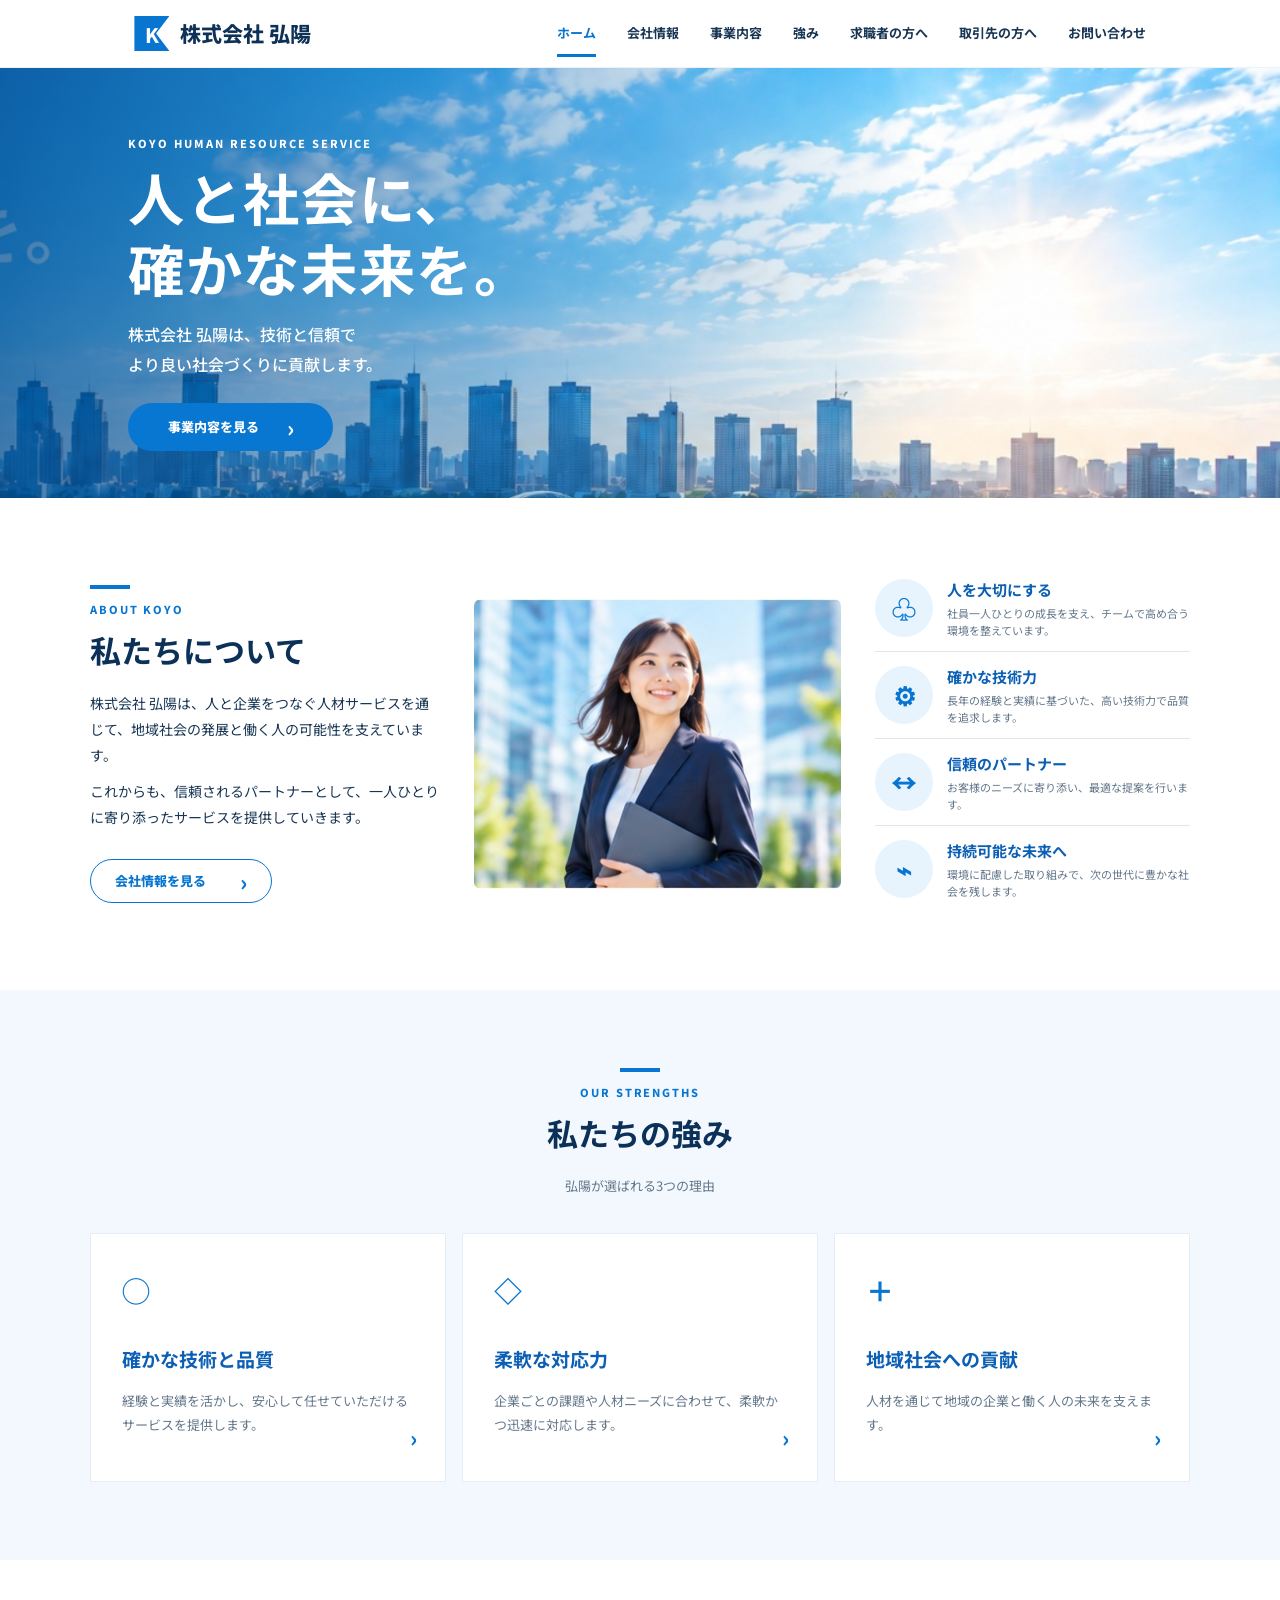
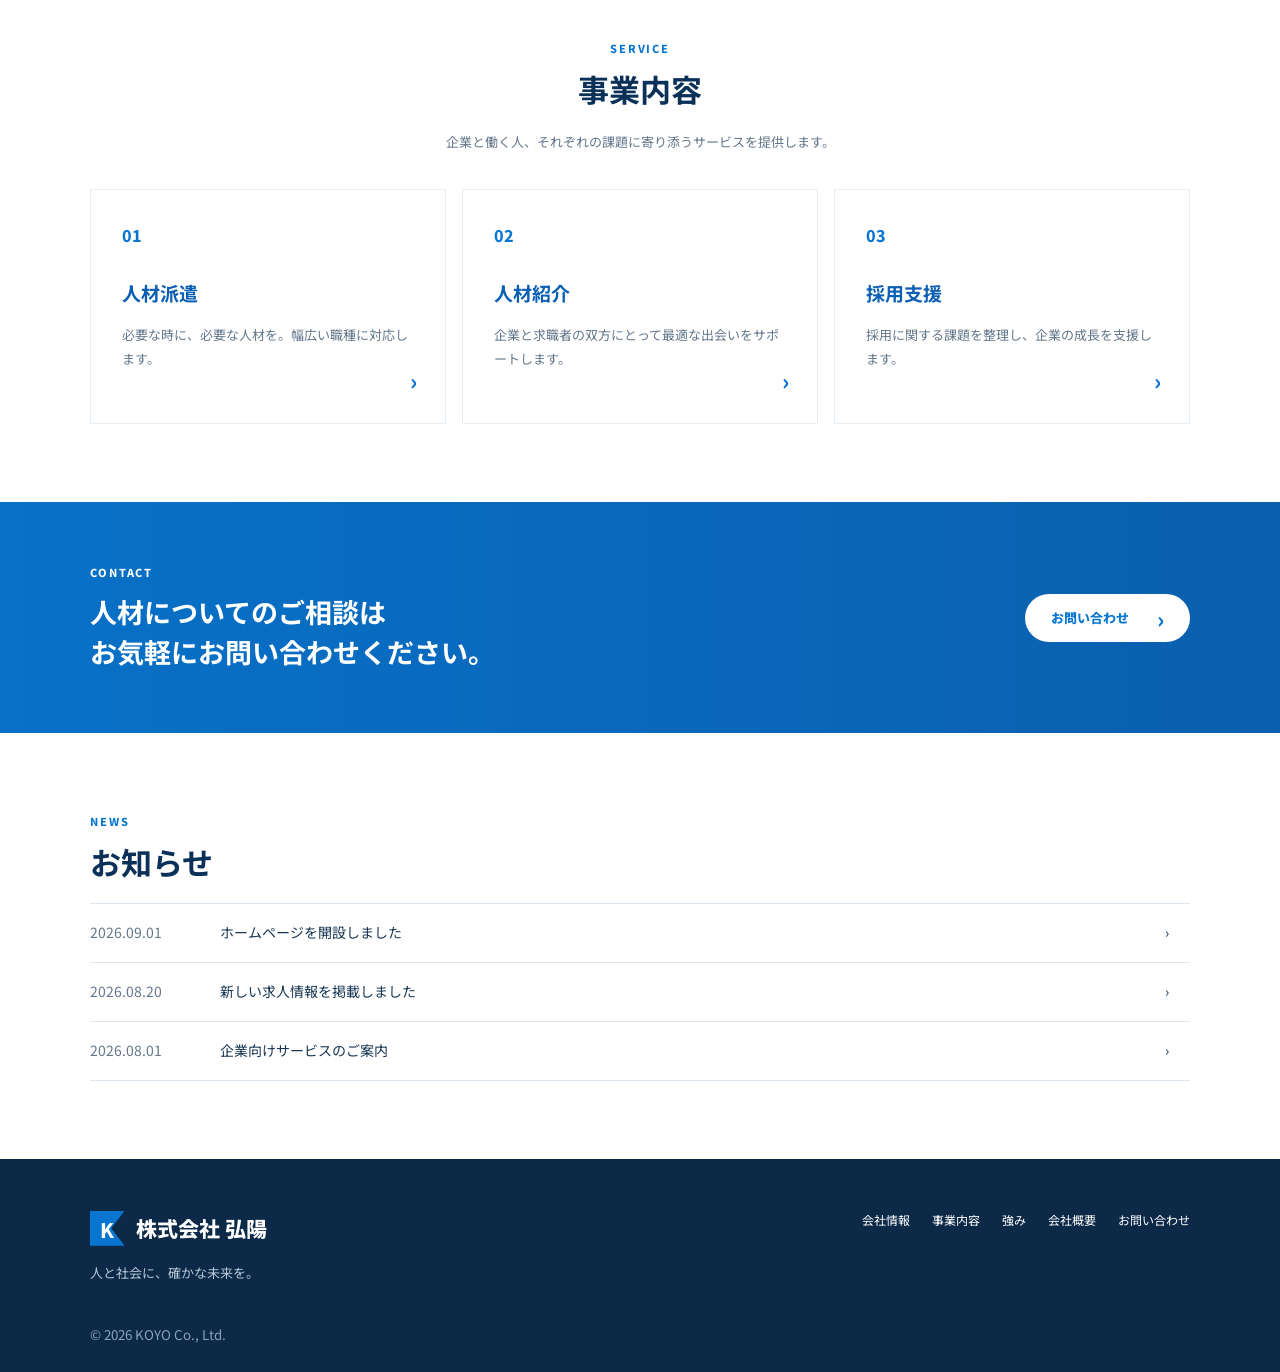
<file: index.html>
<!doctype html>
<html lang="ja">
<head>
<meta charset="utf-8">
<meta name="viewport" content="width=device-width,initial-scale=1">
<meta name="description" content="株式会社弘陽 - 人と企業の未来をつなぐ人材サービス">
<title>株式会社弘陽 | 人と社会に、確かな未来を。</title>
<link rel="stylesheet" href="assets/css/style.css">
</head>
<body>
<header class="header">
  <a class="logo" href="index.html"><span>K</span><strong>株式会社 弘陽</strong></a>
  <button class="menu-btn" aria-label="メニュー">☰</button>
  <nav class="nav">
    <a class="active" href="index.html">ホーム</a>
    <a href="about.html">会社情報</a>
    <a href="business.html">事業内容</a>
    <a href="strengths.html">強み</a>
    <a href="jobseekers.html">求職者の方へ</a>
    <a href="companies.html">取引先の方へ</a>
    <a href="contact.html">お問い合わせ</a>
  </nav>
</header>

<main>
<section class="hero-home">
  <img class="hero-home-image" src="assets/images/hero-city.jpg" alt="青空と都市の街並み">
  <div class="hero-overlay"></div>
  <div class="hero-copy-home">
    <p class="eyebrow light">KOYO HUMAN RESOURCE SERVICE</p>
    <h1>人と社会に、<br>確かな未来を。</h1>
    <p>株式会社 弘陽は、技術と信頼で<br>より良い社会づくりに貢献します。</p>
    <a class="btn hero-btn" href="business.html">事業内容を見る <span>›</span></a>
  </div>
</section>

<section class="about-home section">
  <div class="about-copy">
    <p class="section-mark"></p>
    <p class="eyebrow">ABOUT KOYO</p>
    <h2>私たちについて</h2>
    <p>株式会社 弘陽は、人と企業をつなぐ人材サービスを通じて、地域社会の発展と働く人の可能性を支えています。</p>
    <p>これからも、信頼されるパートナーとして、一人ひとりに寄り添ったサービスを提供していきます。</p>
    <a class="outline-btn" href="about.html">会社情報を見る <span>›</span></a>
  </div>
  <div class="about-photo"><img src="assets/images/about-woman.jpg" alt="ビジネスシーンで働く女性"></div>
  <div class="values">
    <div class="value"><span class="value-icon">♧</span><div><h3>人を大切にする</h3><p>社員一人ひとりの成長を支え、チームで高め合う環境を整えています。</p></div></div>
    <div class="value"><span class="value-icon">⚙</span><div><h3>確かな技術力</h3><p>長年の経験と実績に基づいた、高い技術力で品質を追求します。</p></div></div>
    <div class="value"><span class="value-icon">↔</span><div><h3>信頼のパートナー</h3><p>お客様のニーズに寄り添い、最適な提案を行います。</p></div></div>
    <div class="value"><span class="value-icon">⌁</span><div><h3>持続可能な未来へ</h3><p>環境に配慮した取り組みで、次の世代に豊かな社会を残します。</p></div></div>
  </div>
</section>

<section class="strengths-home section">
  <div class="section-heading center"><p class="section-mark"></p><p class="eyebrow">OUR STRENGTHS</p><h2>私たちの強み</h2><p>弘陽が選ばれる3つの理由</p></div>
  <div class="cards three strength-cards">
    <a class="card" href="strengths.html"><span class="card-icon">◯</span><h3>確かな技術と品質</h3><p>経験と実績を活かし、安心して任せていただけるサービスを提供します。</p><span class="arrow">›</span></a>
    <a class="card" href="strengths.html"><span class="card-icon">◇</span><h3>柔軟な対応力</h3><p>企業ごとの課題や人材ニーズに合わせて、柔軟かつ迅速に対応します。</p><span class="arrow">›</span></a>
    <a class="card" href="strengths.html"><span class="card-icon">＋</span><h3>地域社会への貢献</h3><p>人材を通じて地域の企業と働く人の未来を支えます。</p><span class="arrow">›</span></a>
  </div>
</section>

<section class="home-service section">
  <div class="section-heading center"><p class="eyebrow">SERVICE</p><h2>事業内容</h2><p>企業と働く人、それぞれの課題に寄り添うサービスを提供します。</p></div>
  <div class="cards three">
    <a class="card" href="business.html"><span class="num">01</span><h3>人材派遣</h3><p>必要な時に、必要な人材を。幅広い職種に対応します。</p><span class="arrow">›</span></a>
    <a class="card" href="business.html"><span class="num">02</span><h3>人材紹介</h3><p>企業と求職者の双方にとって最適な出会いをサポートします。</p><span class="arrow">›</span></a>
    <a class="card" href="business.html"><span class="num">03</span><h3>採用支援</h3><p>採用に関する課題を整理し、企業の成長を支援します。</p><span class="arrow">›</span></a>
  </div>
</section>

<section class="cta-home">
  <div><p class="eyebrow light">CONTACT</p><h2>人材についてのご相談は<br>お気軽にお問い合わせください。</h2></div>
  <a class="btn white" href="contact.html">お問い合わせ <span>›</span></a>
</section>

<section class="news section">
  <div class="section-heading"><p class="eyebrow">NEWS</p><h2>お知らせ</h2></div>
  <div class="news-list">
    <a href="#"><time>2026.09.01</time><span>ホームページを開設しました</span>›</a>
    <a href="#"><time>2026.08.20</time><span>新しい求人情報を掲載しました</span>›</a>
    <a href="#"><time>2026.08.01</time><span>企業向けサービスのご案内</span>›</a>
  </div>
</section>
</main>

<footer class="footer">
  <div><a class="logo footer-logo" href="index.html"><span>K</span><strong>株式会社 弘陽</strong></a><p>人と社会に、確かな未来を。</p></div>
  <div class="footer-links"><a href="about.html">会社情報</a><a href="business.html">事業内容</a><a href="strengths.html">強み</a><a href="company.html">会社概要</a><a href="contact.html">お問い合わせ</a></div>
  <small>© 2026 KOYO Co., Ltd.</small>
</footer>
<script src="assets/js/main.js"></script>
</body>
</html>
</file>
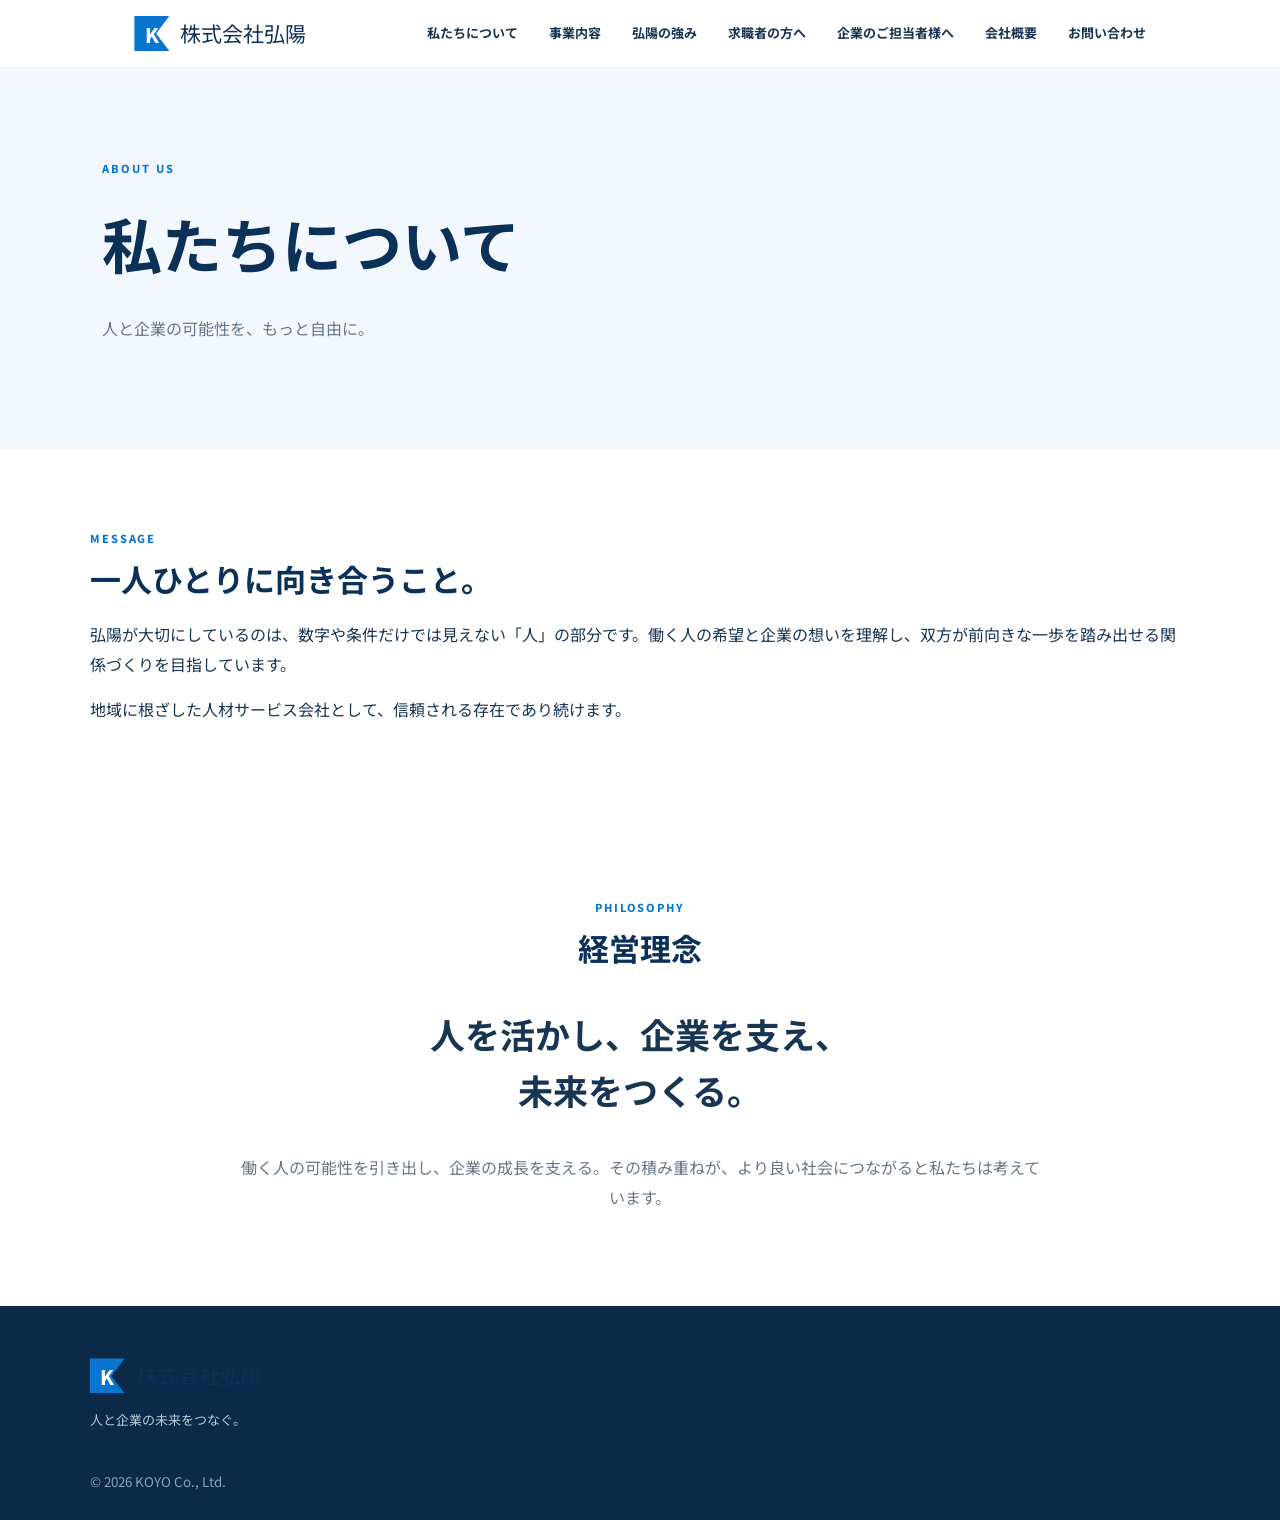
<file: about.html>
<!doctype html><html lang="ja"><head><meta charset="utf-8"><meta name="viewport" content="width=device-width,initial-scale=1"><title>私たちについて | 株式会社弘陽</title><link rel="stylesheet" href="assets/css/style.css"></head><body>
<header class="header"><a class="logo" href="index.html"><span>K</span> 株式会社弘陽</a><button class="menu-btn">☰</button><nav class="nav"><a href="about.html">私たちについて</a><a href="business.html">事業内容</a><a href="strengths.html">弘陽の強み</a><a href="jobseekers.html">求職者の方へ</a><a href="companies.html">企業のご担当者様へ</a><a href="company.html">会社概要</a><a class="nav-contact" href="contact.html">お問い合わせ</a></nav></header>
<main><section class="page-hero"><p class="eyebrow">ABOUT US</p><h1>私たちについて</h1><p>人と企業の可能性を、もっと自由に。</p></section><section class="section split"><div class="section-heading"><p class="eyebrow">MESSAGE</p><h2>一人ひとりに向き合うこと。</h2></div><div><p>弘陽が大切にしているのは、数字や条件だけでは見えない「人」の部分です。働く人の希望と企業の想いを理解し、双方が前向きな一歩を踏み出せる関係づくりを目指しています。</p><p>地域に根ざした人材サービス会社として、信頼される存在であり続けます。</p></div></section><section class="gray section"><div class="section-heading center"><p class="eyebrow">PHILOSOPHY</p><h2>経営理念</h2></div><div class="philosophy"><h3>人を活かし、企業を支え、<br>未来をつくる。</h3><p>働く人の可能性を引き出し、企業の成長を支える。その積み重ねが、より良い社会につながると私たちは考えています。</p></div></section></main>
<footer class="footer"><div><a class="logo" href="index.html"><span>K</span> 株式会社弘陽</a><p>人と企業の未来をつなぐ。</p></div><small>© 2026 KOYO Co., Ltd.</small></footer><script src="assets/js/main.js"></script></body></html>
</file>
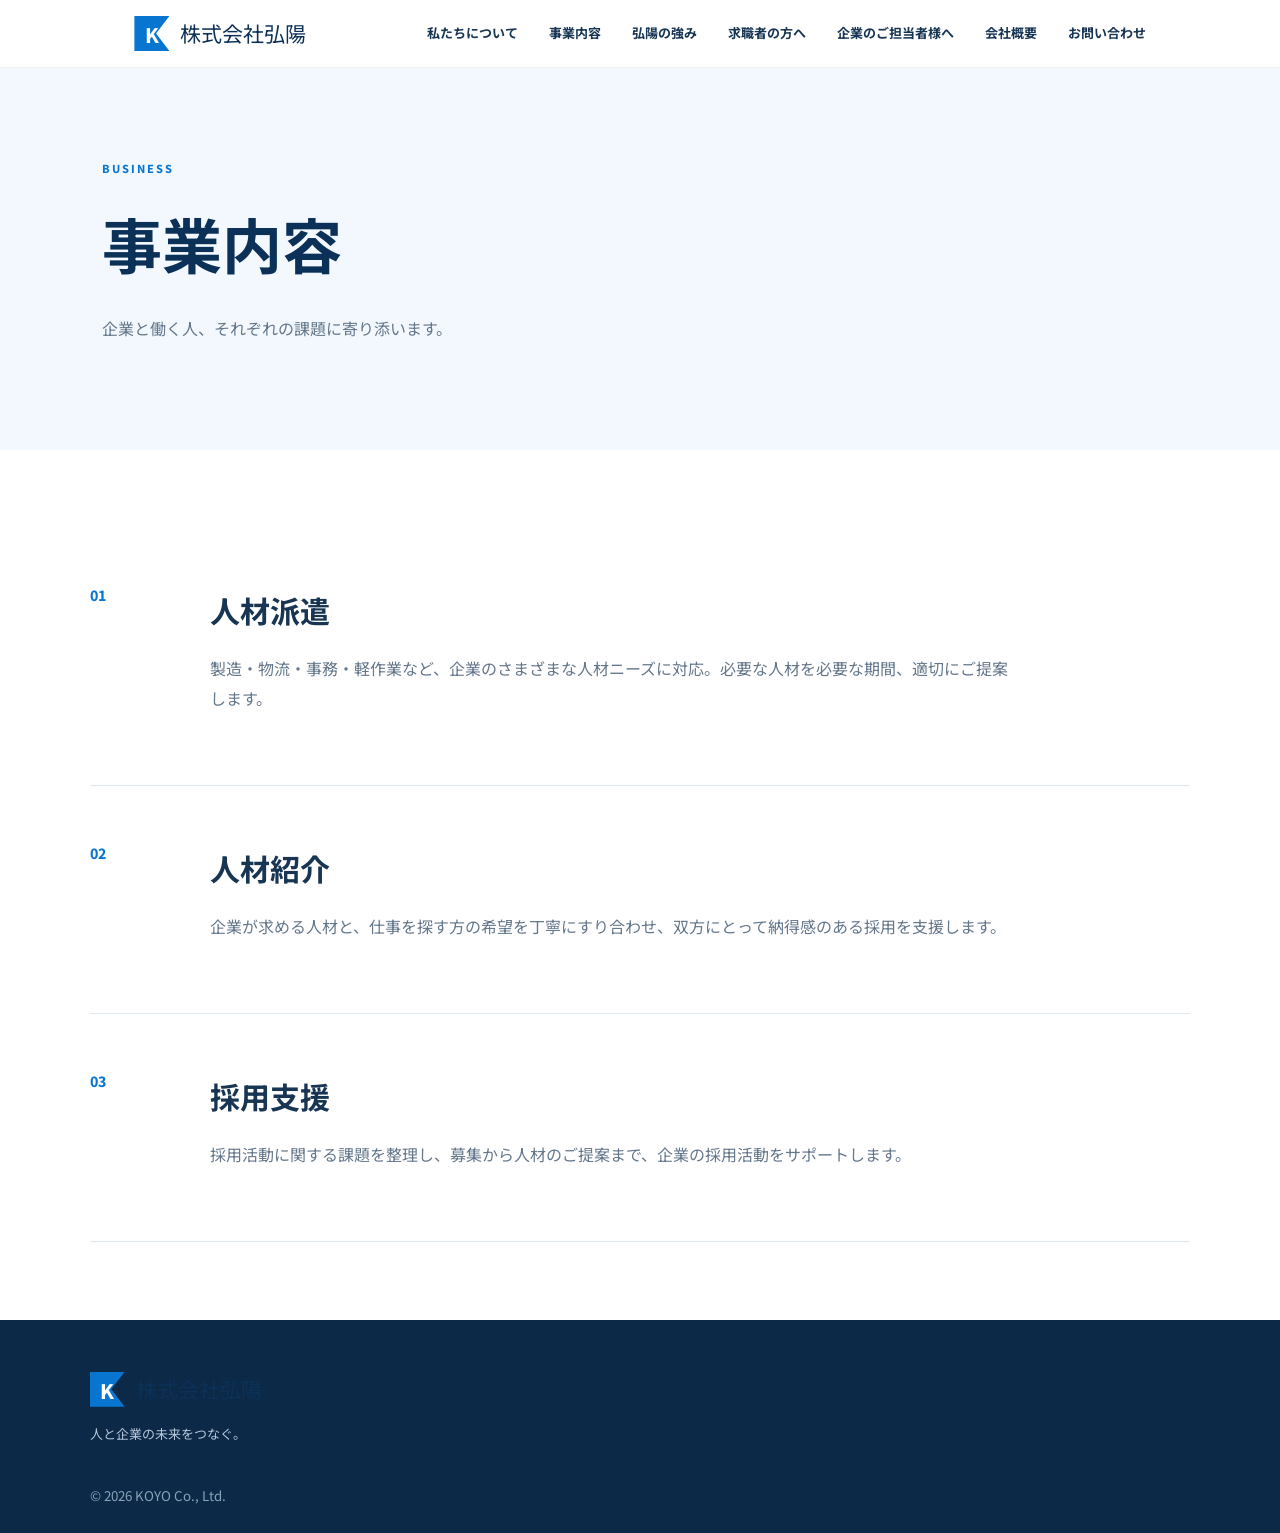
<file: business.html>
<!doctype html><html lang="ja"><head><meta charset="utf-8"><meta name="viewport" content="width=device-width,initial-scale=1"><title>事業内容 | 株式会社弘陽</title><link rel="stylesheet" href="assets/css/style.css"></head><body>
<header class="header"><a class="logo" href="index.html"><span>K</span> 株式会社弘陽</a><button class="menu-btn">☰</button><nav class="nav"><a href="about.html">私たちについて</a><a href="business.html">事業内容</a><a href="strengths.html">弘陽の強み</a><a href="jobseekers.html">求職者の方へ</a><a href="companies.html">企業のご担当者様へ</a><a href="company.html">会社概要</a><a class="nav-contact" href="contact.html">お問い合わせ</a></nav></header>
<main><section class="page-hero"><p class="eyebrow">BUSINESS</p><h1>事業内容</h1><p>企業と働く人、それぞれの課題に寄り添います。</p></section><section class="section"><div class="business-list"><article><span>01</span><div><h2>人材派遣</h2><p>製造・物流・事務・軽作業など、企業のさまざまな人材ニーズに対応。必要な人材を必要な期間、適切にご提案します。</p></div></article><article><span>02</span><div><h2>人材紹介</h2><p>企業が求める人材と、仕事を探す方の希望を丁寧にすり合わせ、双方にとって納得感のある採用を支援します。</p></div></article><article><span>03</span><div><h2>採用支援</h2><p>採用活動に関する課題を整理し、募集から人材のご提案まで、企業の採用活動をサポートします。</p></div></article></div></section></main>
<footer class="footer"><div><a class="logo" href="index.html"><span>K</span> 株式会社弘陽</a><p>人と企業の未来をつなぐ。</p></div><small>© 2026 KOYO Co., Ltd.</small></footer><script src="assets/js/main.js"></script></body></html>
</file>
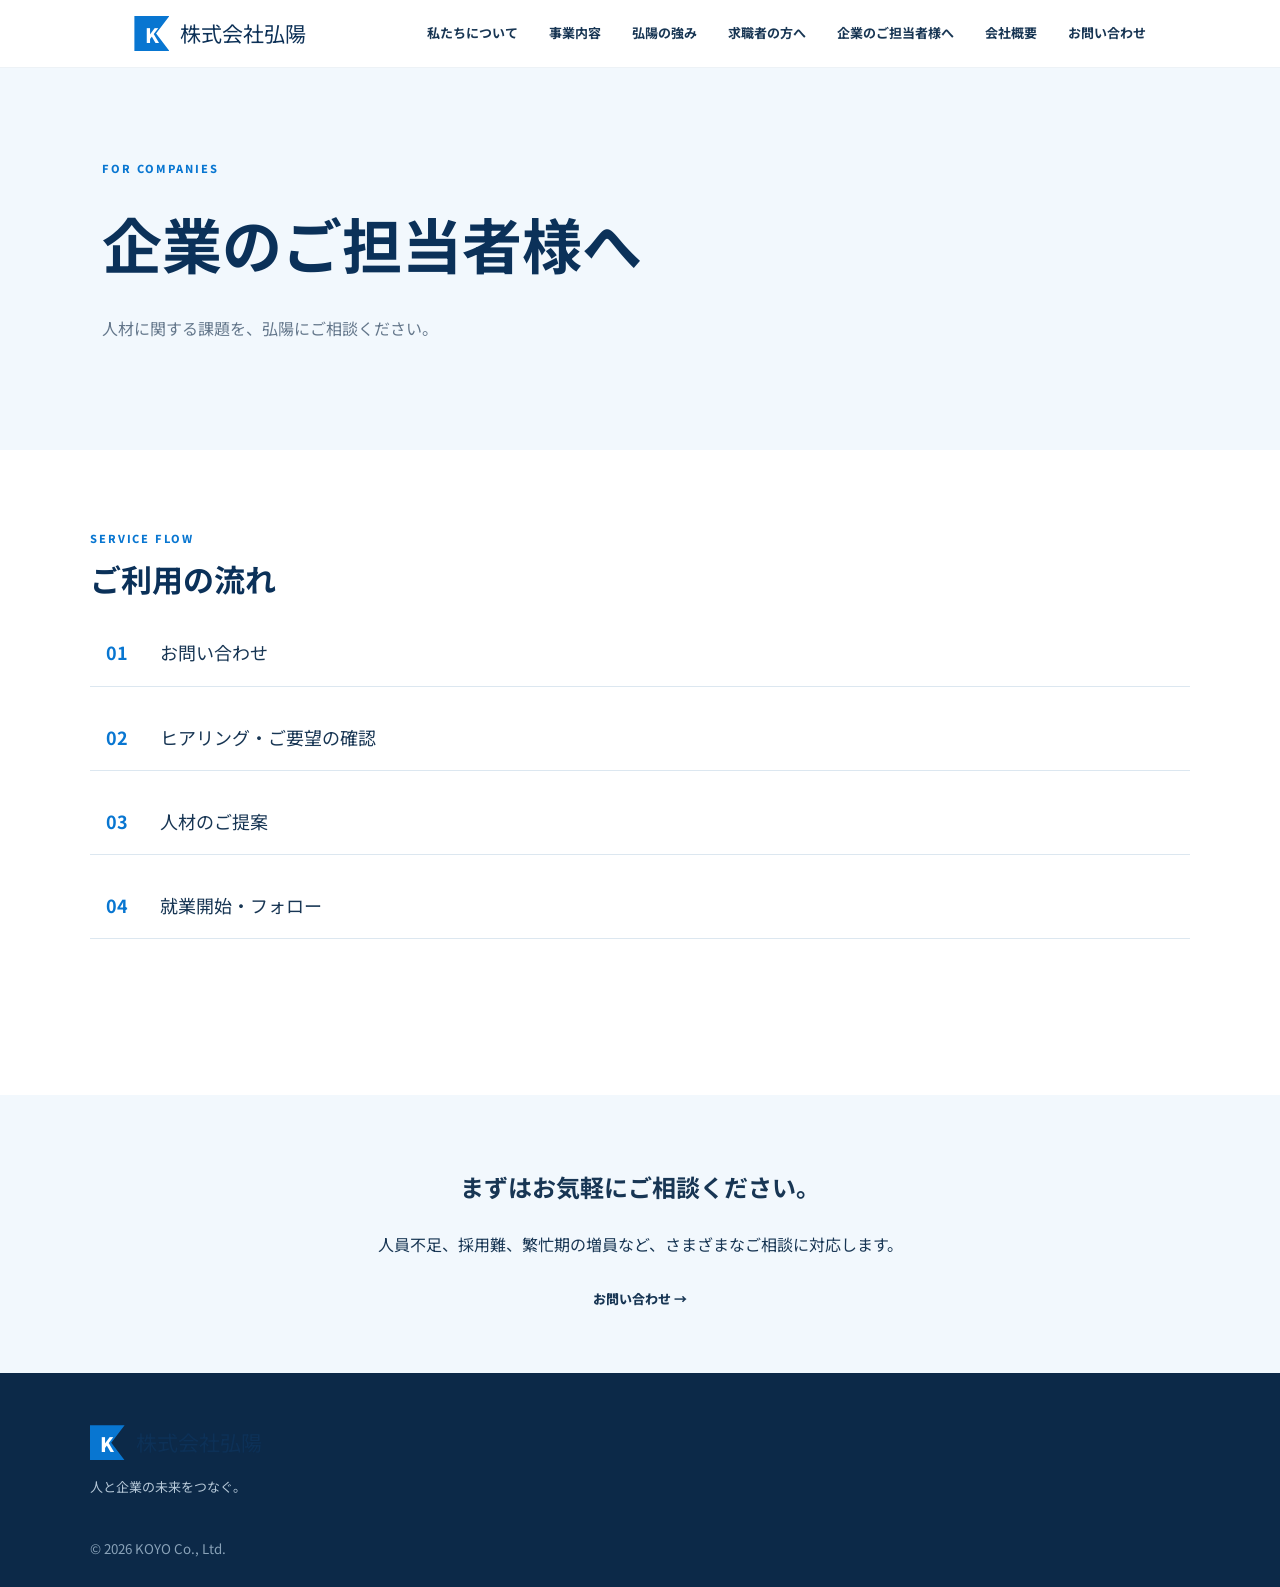
<file: companies.html>
<!doctype html><html lang="ja"><head><meta charset="utf-8"><meta name="viewport" content="width=device-width,initial-scale=1"><title>企業のご担当者様へ | 株式会社弘陽</title><link rel="stylesheet" href="assets/css/style.css"></head><body>
<header class="header"><a class="logo" href="index.html"><span>K</span> 株式会社弘陽</a><button class="menu-btn">☰</button><nav class="nav"><a href="about.html">私たちについて</a><a href="business.html">事業内容</a><a href="strengths.html">弘陽の強み</a><a href="jobseekers.html">求職者の方へ</a><a href="companies.html">企業のご担当者様へ</a><a href="company.html">会社概要</a><a class="nav-contact" href="contact.html">お問い合わせ</a></nav></header>
<main><section class="page-hero"><p class="eyebrow">FOR COMPANIES</p><h1>企業のご担当者様へ</h1><p>人材に関する課題を、弘陽にご相談ください。</p></section><section class="section split"><div class="section-heading"><p class="eyebrow">SERVICE FLOW</p><h2>ご利用の流れ</h2></div><div class="simple-steps"><p><b>01</b> お問い合わせ</p><p><b>02</b> ヒアリング・ご要望の確認</p><p><b>03</b> 人材のご提案</p><p><b>04</b> 就業開始・フォロー</p></div></section><section class="gray section center-box"><h2>まずはお気軽にご相談ください。</h2><p>人員不足、採用難、繁忙期の増員など、さまざまなご相談に対応します。</p><a class="btn primary" href="contact.html">お問い合わせ →</a></section></main>
<footer class="footer"><div><a class="logo" href="index.html"><span>K</span> 株式会社弘陽</a><p>人と企業の未来をつなぐ。</p></div><small>© 2026 KOYO Co., Ltd.</small></footer><script src="assets/js/main.js"></script></body></html>
</file>
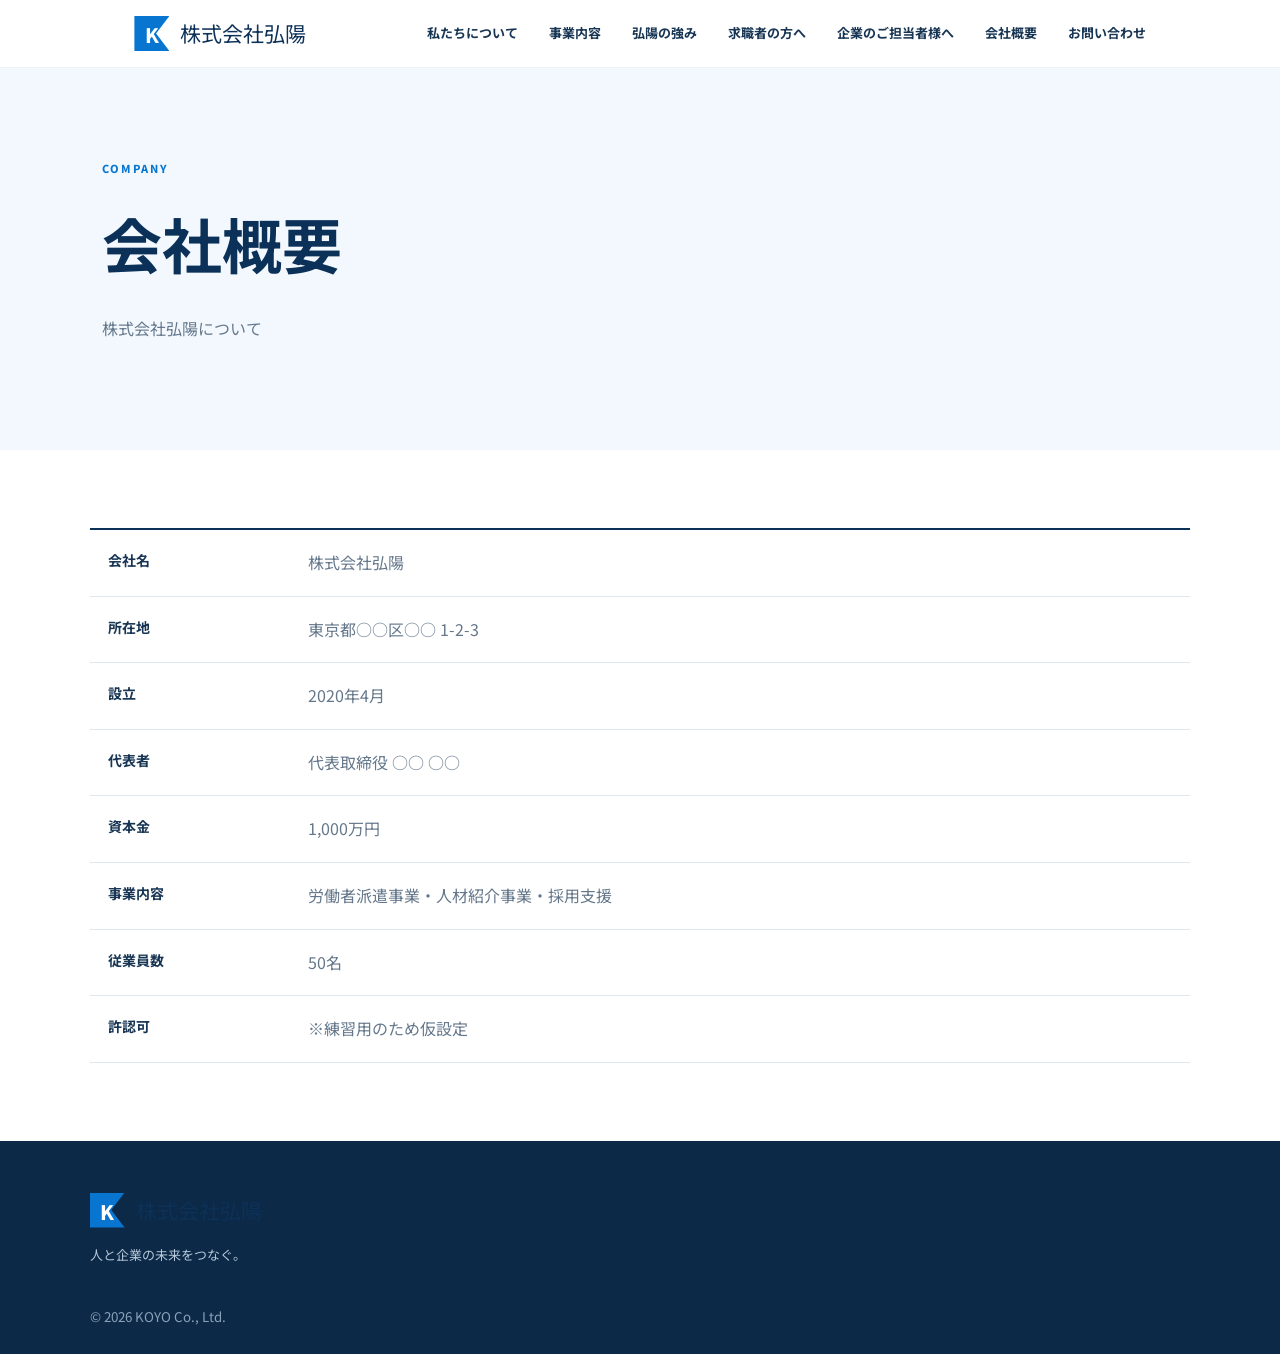
<file: company.html>
<!doctype html><html lang="ja"><head><meta charset="utf-8"><meta name="viewport" content="width=device-width,initial-scale=1"><title>会社概要 | 株式会社弘陽</title><link rel="stylesheet" href="assets/css/style.css"></head><body>
<header class="header"><a class="logo" href="index.html"><span>K</span> 株式会社弘陽</a><button class="menu-btn">☰</button><nav class="nav"><a href="about.html">私たちについて</a><a href="business.html">事業内容</a><a href="strengths.html">弘陽の強み</a><a href="jobseekers.html">求職者の方へ</a><a href="companies.html">企業のご担当者様へ</a><a href="company.html">会社概要</a><a class="nav-contact" href="contact.html">お問い合わせ</a></nav></header>
<main><section class="page-hero"><p class="eyebrow">COMPANY</p><h1>会社概要</h1><p>株式会社弘陽について</p></section><section class="section"><div class="company-table"><div><b>会社名</b><span>株式会社弘陽</span></div><div><b>所在地</b><span>東京都○○区○○ 1-2-3</span></div><div><b>設立</b><span>2020年4月</span></div><div><b>代表者</b><span>代表取締役 ○○ ○○</span></div><div><b>資本金</b><span>1,000万円</span></div><div><b>事業内容</b><span>労働者派遣事業・人材紹介事業・採用支援</span></div><div><b>従業員数</b><span>50名</span></div><div><b>許認可</b><span>※練習用のため仮設定</span></div></div></section></main>
<footer class="footer"><div><a class="logo" href="index.html"><span>K</span> 株式会社弘陽</a><p>人と企業の未来をつなぐ。</p></div><small>© 2026 KOYO Co., Ltd.</small></footer><script src="assets/js/main.js"></script></body></html>
</file>
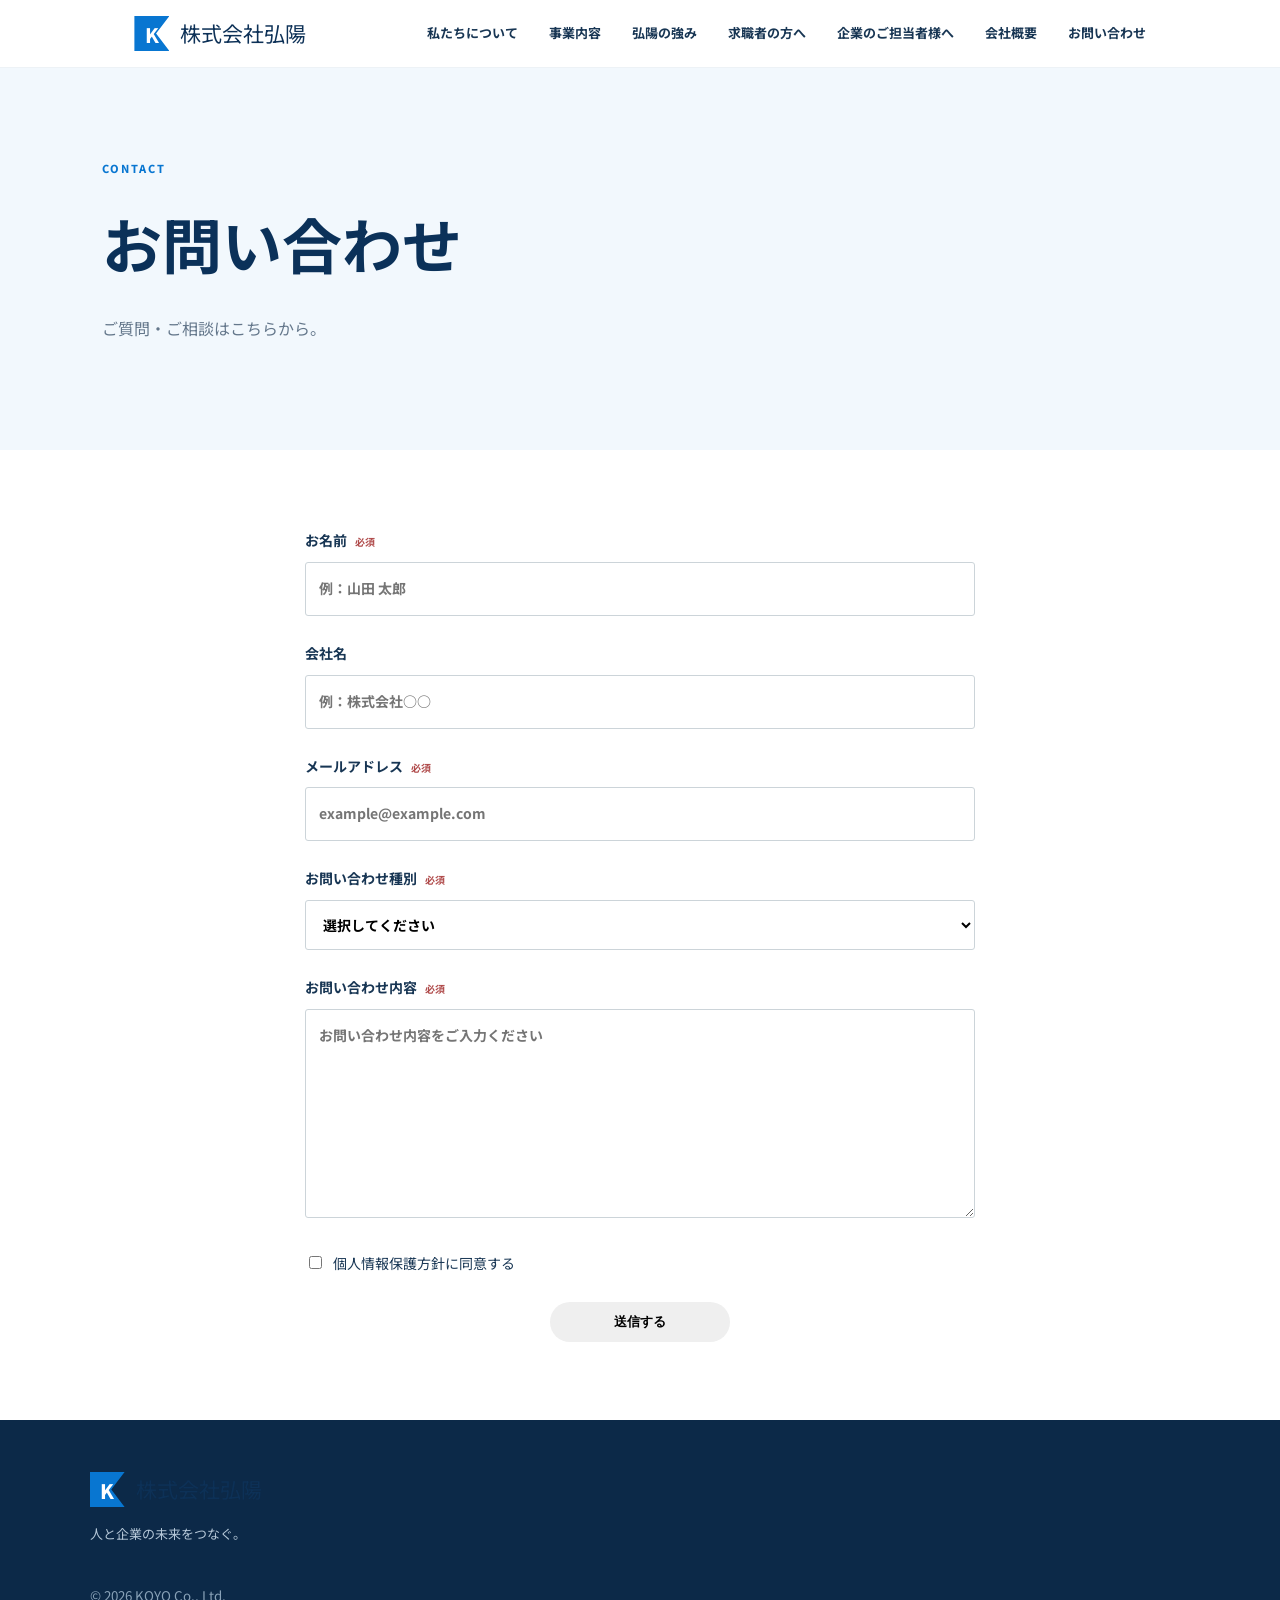
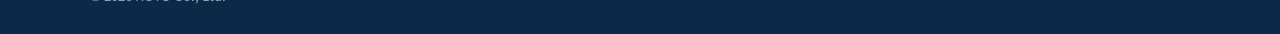
<file: contact.html>
<!doctype html><html lang="ja"><head><meta charset="utf-8"><meta name="viewport" content="width=device-width,initial-scale=1"><title>お問い合わせ | 株式会社弘陽</title><link rel="stylesheet" href="assets/css/style.css"></head><body>
<header class="header"><a class="logo" href="index.html"><span>K</span> 株式会社弘陽</a><button class="menu-btn">☰</button><nav class="nav"><a href="about.html">私たちについて</a><a href="business.html">事業内容</a><a href="strengths.html">弘陽の強み</a><a href="jobseekers.html">求職者の方へ</a><a href="companies.html">企業のご担当者様へ</a><a href="company.html">会社概要</a><a class="nav-contact" href="contact.html">お問い合わせ</a></nav></header>
<main><section class="page-hero"><p class="eyebrow">CONTACT</p><h1>お問い合わせ</h1><p>ご質問・ご相談はこちらから。</p></section><section class="section form-section"><form onsubmit="event.preventDefault(); alert('送信デモです。実際にはサーバー側の処理が必要です。');"><label>お名前 <span>必須</span><input required type="text" placeholder="例：山田 太郎"></label><label>会社名<input type="text" placeholder="例：株式会社○○"></label><label>メールアドレス <span>必須</span><input required type="email" placeholder="example@example.com"></label><label>お問い合わせ種別 <span>必須</span><select required><option value="">選択してください</option><option>仕事を探している</option><option>人材派遣について</option><option>人材紹介について</option><option>その他</option></select></label><label>お問い合わせ内容 <span>必須</span><textarea required rows="7" placeholder="お問い合わせ内容をご入力ください"></textarea></label><label class="check"><input required type="checkbox"> 個人情報保護方針に同意する</label><button class="btn primary submit" type="submit">送信する</button></form></section></main>
<footer class="footer"><div><a class="logo" href="index.html"><span>K</span> 株式会社弘陽</a><p>人と企業の未来をつなぐ。</p></div><small>© 2026 KOYO Co., Ltd.</small></footer><script src="assets/js/main.js"></script></body></html>
</file>
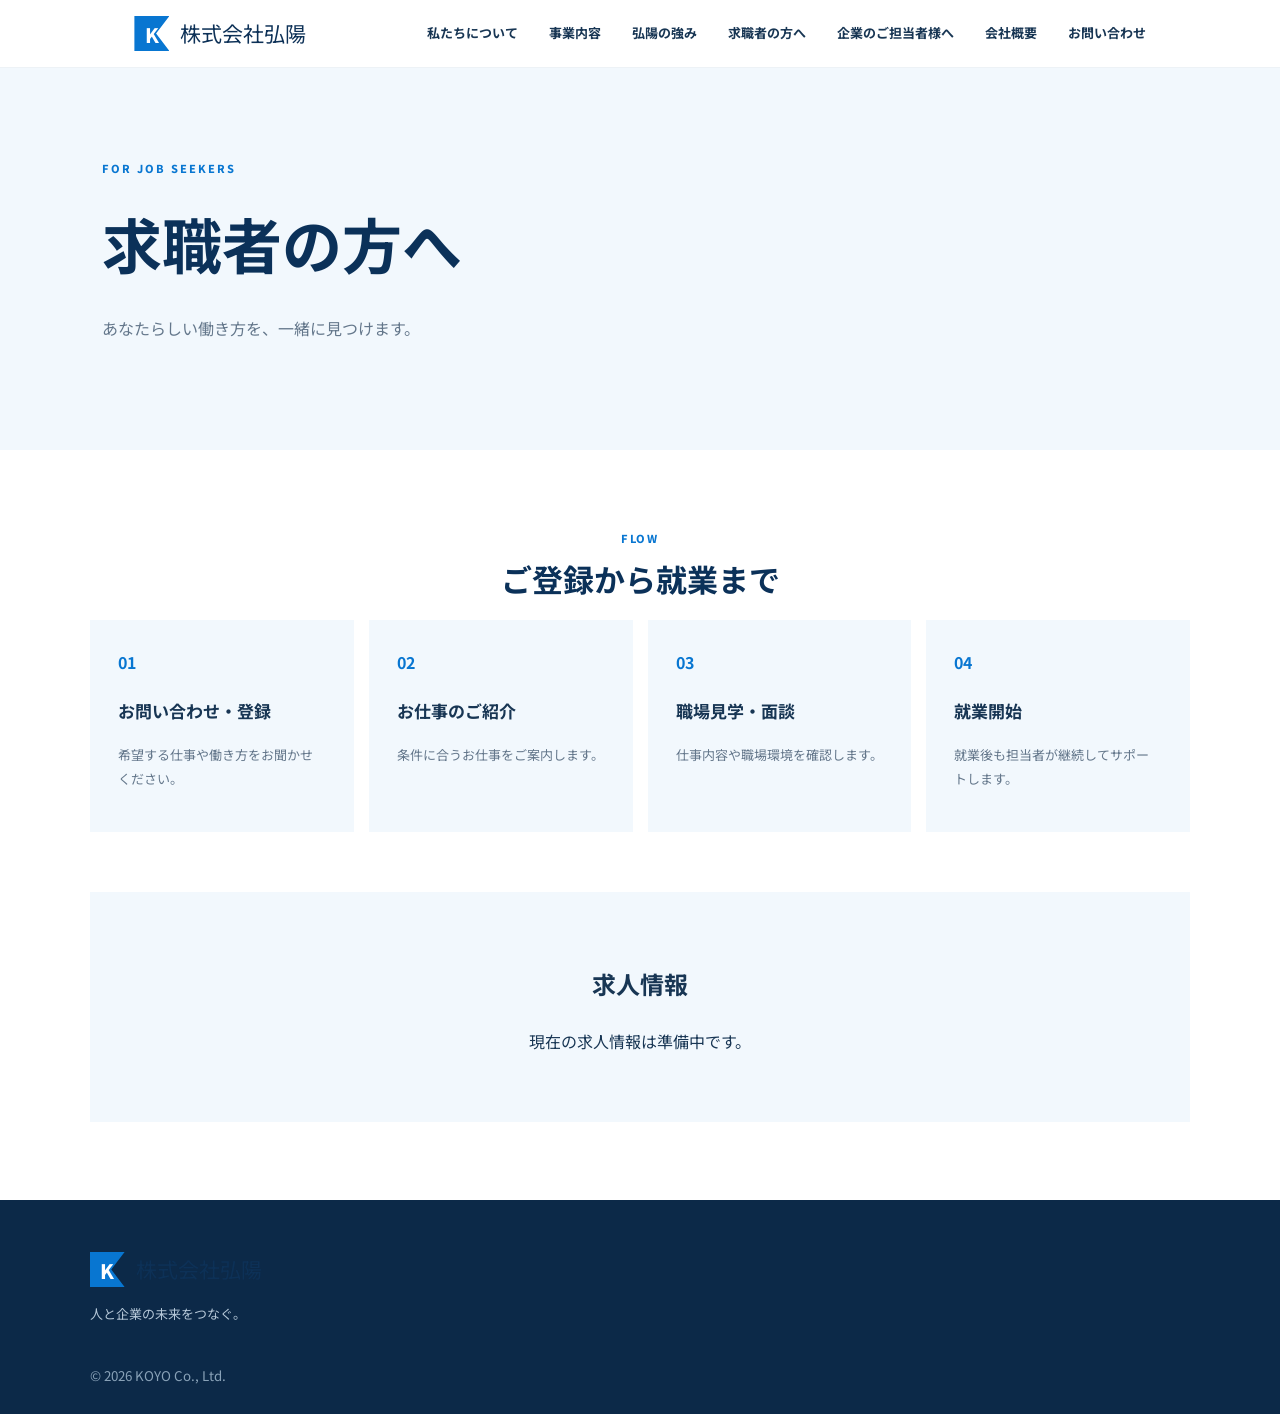
<file: jobseekers.html>
<!doctype html><html lang="ja"><head><meta charset="utf-8"><meta name="viewport" content="width=device-width,initial-scale=1"><title>求職者の方へ | 株式会社弘陽</title><link rel="stylesheet" href="assets/css/style.css"></head><body>
<header class="header"><a class="logo" href="index.html"><span>K</span> 株式会社弘陽</a><button class="menu-btn">☰</button><nav class="nav"><a href="about.html">私たちについて</a><a href="business.html">事業内容</a><a href="strengths.html">弘陽の強み</a><a href="jobseekers.html">求職者の方へ</a><a href="companies.html">企業のご担当者様へ</a><a href="company.html">会社概要</a><a class="nav-contact" href="contact.html">お問い合わせ</a></nav></header>
<main><section class="page-hero"><p class="eyebrow">FOR JOB SEEKERS</p><h1>求職者の方へ</h1><p>あなたらしい働き方を、一緒に見つけます。</p></section><section class="section"><div class="section-heading center"><p class="eyebrow">FLOW</p><h2>ご登録から就業まで</h2></div><div class="flow"><div><b>01</b><h3>お問い合わせ・登録</h3><p>希望する仕事や働き方をお聞かせください。</p></div><div><b>02</b><h3>お仕事のご紹介</h3><p>条件に合うお仕事をご案内します。</p></div><div><b>03</b><h3>職場見学・面談</h3><p>仕事内容や職場環境を確認します。</p></div><div><b>04</b><h3>就業開始</h3><p>就業後も担当者が継続してサポートします。</p></div></div><div class="center-box"><h2>求人情報</h2><p>現在の求人情報は準備中です。</p></div></section></main>
<footer class="footer"><div><a class="logo" href="index.html"><span>K</span> 株式会社弘陽</a><p>人と企業の未来をつなぐ。</p></div><small>© 2026 KOYO Co., Ltd.</small></footer><script src="assets/js/main.js"></script></body></html>
</file>
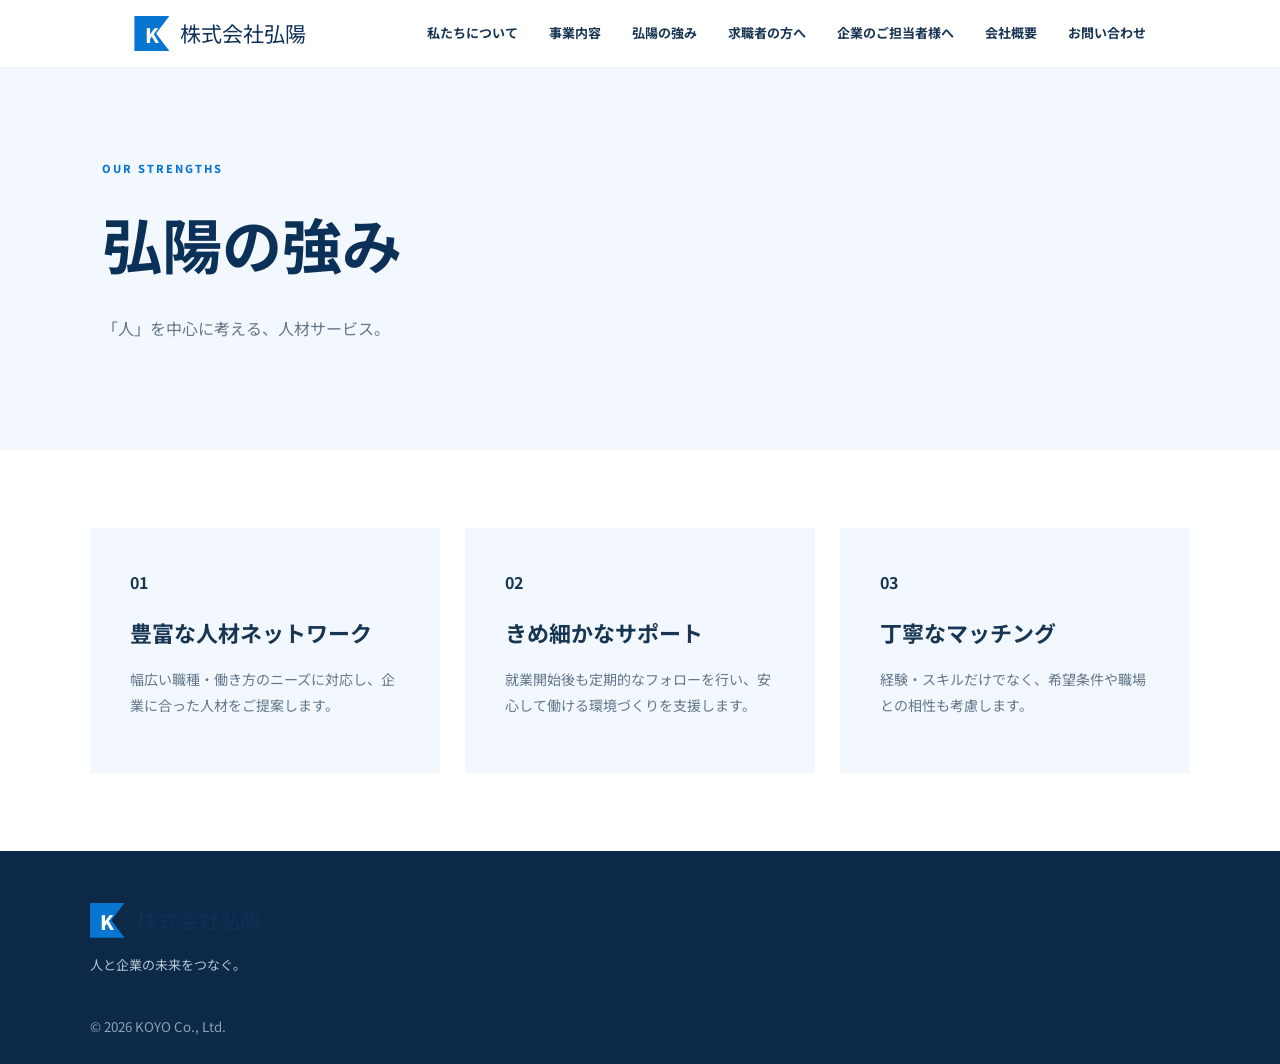
<file: strengths.html>
<!doctype html><html lang="ja"><head><meta charset="utf-8"><meta name="viewport" content="width=device-width,initial-scale=1"><title>弘陽の強み | 株式会社弘陽</title><link rel="stylesheet" href="assets/css/style.css"></head><body>
<header class="header"><a class="logo" href="index.html"><span>K</span> 株式会社弘陽</a><button class="menu-btn">☰</button><nav class="nav"><a href="about.html">私たちについて</a><a href="business.html">事業内容</a><a href="strengths.html">弘陽の強み</a><a href="jobseekers.html">求職者の方へ</a><a href="companies.html">企業のご担当者様へ</a><a href="company.html">会社概要</a><a class="nav-contact" href="contact.html">お問い合わせ</a></nav></header>
<main><section class="page-hero"><p class="eyebrow">OUR STRENGTHS</p><h1>弘陽の強み</h1><p>「人」を中心に考える、人材サービス。</p></section><section class="section"><div class="strength-detail"><article><b>01</b><h2>豊富な人材ネットワーク</h2><p>幅広い職種・働き方のニーズに対応し、企業に合った人材をご提案します。</p></article><article><b>02</b><h2>きめ細かなサポート</h2><p>就業開始後も定期的なフォローを行い、安心して働ける環境づくりを支援します。</p></article><article><b>03</b><h2>丁寧なマッチング</h2><p>経験・スキルだけでなく、希望条件や職場との相性も考慮します。</p></article></div></section></main>
<footer class="footer"><div><a class="logo" href="index.html"><span>K</span> 株式会社弘陽</a><p>人と企業の未来をつなぐ。</p></div><small>© 2026 KOYO Co., Ltd.</small></footer><script src="assets/js/main.js"></script></body></html>
</file>
<file: assets/css/style.css>
@import url('https://fonts.googleapis.com/css2?family=Noto+Sans+JP:wght@400;500;700;800&display=swap');
:root{--ink:#0b3159;--text:#183654;--muted:#64778b;--line:#dce7f0;--blue:#0876d1;--blue2:#0b5fb4;--pale:#f2f8fd;--white:#fff}*{box-sizing:border-box}html{scroll-behavior:smooth}body{margin:0;color:var(--text);font-family:'Noto Sans JP',sans-serif;line-height:1.85}a{color:inherit;text-decoration:none}.header{height:68px;padding:0 10.5vw;display:flex;align-items:center;justify-content:space-between;background:#fff;border-bottom:1px solid #edf2f6;position:sticky;top:0;z-index:20}.logo{font-size:21px;display:flex;align-items:center;gap:11px;color:#0d3157;white-space:nowrap}.logo span{display:grid;place-items:center;width:35px;height:35px;background:var(--blue);color:#fff;font-weight:800;font-size:20px;clip-path:polygon(0 0,100% 0,62% 50%,100% 100%,0 100%)}.logo strong{font-weight:800}.nav{display:flex;align-items:center;gap:31px;font-size:13px;font-weight:700}.nav a{height:68px;display:flex;align-items:center;position:relative;white-space:nowrap}.nav a:hover,.nav a.active{color:var(--blue)}.nav a.active:after{content:"";position:absolute;left:0;right:0;bottom:11px;height:3px;background:var(--blue)}.menu-btn{display:none;border:0;background:none;font-size:26px;color:var(--ink)}
.hero-home{height:430px;position:relative;overflow:hidden}.hero-home-image{position:absolute;inset:0;width:100%;height:100%;object-fit:cover;object-position:center}.hero-overlay{position:absolute;inset:0;background:linear-gradient(90deg,rgba(0,76,145,.72) 0%,rgba(0,95,170,.38) 38%,rgba(255,255,255,0) 72%)}.hero-copy-home{position:relative;z-index:2;width:min(1100px,80%);margin:auto;padding-top:65px;color:#fff}.eyebrow{font-size:11px;letter-spacing:.18em;font-weight:800;color:var(--blue);margin:0 0 9px}.eyebrow.light{color:#fff}.hero-copy-home h1{font-size:clamp(42px,4.4vw,64px);line-height:1.25;letter-spacing:.03em;margin:0 0 17px;color:#fff}.hero-copy-home>p:not(.eyebrow){font-size:16px;font-weight:500;margin:0;color:#fff}.btn{display:inline-flex;align-items:center;justify-content:center;gap:28px;padding:11px 25px;border-radius:24px;font-weight:800;font-size:13px;border:1px solid transparent}.hero-btn{margin-top:24px;background:#0877d1;color:#fff;min-width:205px}.btn span,.outline-btn span{font-size:22px;line-height:1}.white{background:#fff;color:var(--blue)}
.section{padding:78px max(7vw,30px)}.about-home{display:grid;grid-template-columns:1fr 1.05fr .9fr;gap:34px;align-items:center;background:#fff}.section-mark{width:40px;height:4px;background:var(--blue);margin:0 0 10px}.about-copy h2,.section-heading h2{font-size:31px;line-height:1.45;color:var(--ink);margin:0 0 18px}.about-copy>p:not(.eyebrow):not(.section-mark){font-size:14px;margin:0 0 10px;color:var(--text)}.outline-btn{display:inline-flex;align-items:center;gap:34px;margin-top:18px;border:1.5px solid var(--blue);color:var(--blue);padding:9px 24px;border-radius:24px;font-size:13px;font-weight:800}.about-photo{height:290px;overflow:hidden;border-radius:7px}.about-photo img{width:100%;height:100%;object-fit:cover;object-position:center;display:block}.values{display:flex;flex-direction:column}.value{display:grid;grid-template-columns:58px 1fr;gap:14px;align-items:center;padding:11px 0;border-bottom:1px solid var(--line)}.value:first-child{padding-top:0}.value:last-child{border-bottom:0}.value-icon{width:58px;height:58px;border-radius:50%;display:grid;place-items:center;background:#e8f4fd;color:var(--blue);font-size:26px;font-weight:800}.value h3{font-size:15px;color:var(--blue2);margin:0 0 1px}.value p{font-size:11px;line-height:1.6;color:var(--muted);margin:0}.strengths-home{background:var(--pale)}.section-heading.center{text-align:center}.section-heading.center>.section-mark{margin-left:auto;margin-right:auto}.section-heading.center>p:last-child{color:var(--muted);font-size:13px}.cards{display:grid;gap:16px;margin-top:35px}.three{grid-template-columns:repeat(3,1fr)}.card{background:#fff;padding:31px;min-height:235px;position:relative;border:1px solid #e6eef5;transition:.25s}.card:hover{transform:translateY(-5px);box-shadow:0 15px 35px rgba(23,70,105,.10)}.num,.card .arrow,.card-icon{color:var(--blue);font-weight:800}.card-icon{font-size:28px}.card h3{font-size:19px;color:var(--blue2);margin:24px 0 8px}.card p{color:var(--muted);font-size:13px}.card .arrow{position:absolute;bottom:23px;right:28px;font-size:22px}.home-service{background:#fff}.cta-home{padding:60px max(7vw,30px);background:linear-gradient(90deg,#0871c8,#0b5fae);color:#fff;display:flex;justify-content:space-between;align-items:center}.cta-home h2{font-size:27px;line-height:1.5;margin:0}.news-list{border-top:1px solid var(--line)}.news-list a{display:grid;grid-template-columns:130px 1fr 25px;padding:16px 0;border-bottom:1px solid var(--line);font-size:14px}.news-list time{color:var(--muted)}
.footer{padding:50px max(7vw,30px) 25px;background:#0c2948;color:#fff;display:grid;grid-template-columns:1fr 1fr;gap:25px}.footer-logo{color:#fff}.footer p{color:#b6c8d8;font-size:13px}.footer-links{display:flex;gap:22px;justify-content:flex-end;flex-wrap:wrap;font-size:12px}.footer small{grid-column:1/-1;color:#89a2b8}
.page-hero{padding:90px 8vw;background:var(--pale)}.page-hero h1{font-size:clamp(38px,5vw,60px);margin:0 0 10px;color:var(--ink)}.page-hero p:not(.eyebrow){color:var(--muted)}.philosophy{max-width:800px;margin:auto;text-align:center}.philosophy h3{font-size:35px;line-height:1.6}.philosophy p{color:var(--muted)}.business-list article{display:grid;grid-template-columns:90px 1fr;gap:30px;padding:55px 0;border-bottom:1px solid var(--line)}.business-list article>span{font-size:14px;color:var(--blue);font-weight:800}.business-list h2{margin:0 0 15px;font-size:30px}.business-list p{color:var(--muted);max-width:800px}.strength-detail{display:grid;grid-template-columns:repeat(3,1fr);gap:25px}.strength-detail article{padding:40px;background:var(--pale)}.strength-detail h2{font-size:22px;line-height:1.5}.strength-detail p{color:var(--muted);font-size:14px}.flow{display:grid;grid-template-columns:repeat(4,1fr);gap:15px}.flow>div{padding:28px;background:var(--pale)}.flow b{color:var(--blue)}.flow h3{font-size:17px}.flow p{font-size:13px;color:var(--muted)}.center-box{text-align:center;margin-top:60px;padding:50px;background:var(--pale)}.simple-steps{font-size:18px}.simple-steps p{border-bottom:1px solid var(--line);padding:16px}.simple-steps b{display:inline-block;color:var(--blue);width:50px}.company-table{border-top:2px solid var(--ink)}.company-table div{display:grid;grid-template-columns:200px 1fr;border-bottom:1px solid var(--line);padding:18px}.company-table b{font-size:14px}.company-table span{color:var(--muted)}.form-section{max-width:850px;margin:auto}.form-section form{display:grid;gap:25px}.form-section label{font-size:14px;font-weight:700}.form-section label>span{font-size:10px;color:#b04b4b;margin-left:5px}.form-section input:not([type=checkbox]),.form-section select,.form-section textarea{width:100%;margin-top:8px;padding:13px;border:1px solid #ccd4d9;border-radius:3px;font:inherit;background:#fff}.check{font-weight:400!important}.check input{margin-right:8px}.submit{justify-self:center;min-width:180px;border:0;cursor:pointer}
@media(max-width:1150px){.header{padding:0 5vw}.nav{gap:16px}.nav a:nth-child(n+5){display:none}.menu-btn{display:block}.about-home{grid-template-columns:1fr 1fr}.values{grid-column:1/-1;display:grid;grid-template-columns:1fr 1fr;column-gap:25px}.value{border-bottom:1px solid var(--line)}}
@media(max-width:800px){.nav{display:none}.three,.strength-detail{grid-template-columns:1fr}.hero-home{height:500px}.hero-copy-home{width:86%;padding-top:70px}.hero-copy-home h1{font-size:42px}.about-home{grid-template-columns:1fr}.about-photo{height:310px}.values{grid-column:auto;grid-template-columns:1fr}.cta-home{display:block}.cta-home .btn{margin-top:25px}.footer{grid-template-columns:1fr}.footer-links{justify-content:flex-start}.footer small{grid-column:auto}}
@media(max-width:600px){.header{height:64px}.nav a.active:after{display:none}.logo{font-size:17px}.logo span{width:31px;height:31px;font-size:17px}.hero-home{height:470px}.hero-overlay{background:linear-gradient(90deg,rgba(0,76,145,.78),rgba(0,95,170,.25))}.hero-copy-home{padding-top:62px}.hero-copy-home h1{font-size:39px}.section{padding:65px 7vw}.about-photo{height:250px}.about-copy h2,.section-heading h2{font-size:29px}.card{min-height:220px}.cta-home{padding:55px 7vw}.cta-home h2{font-size:23px}.news-list a{grid-template-columns:95px 1fr 18px;font-size:13px}}
</file>
